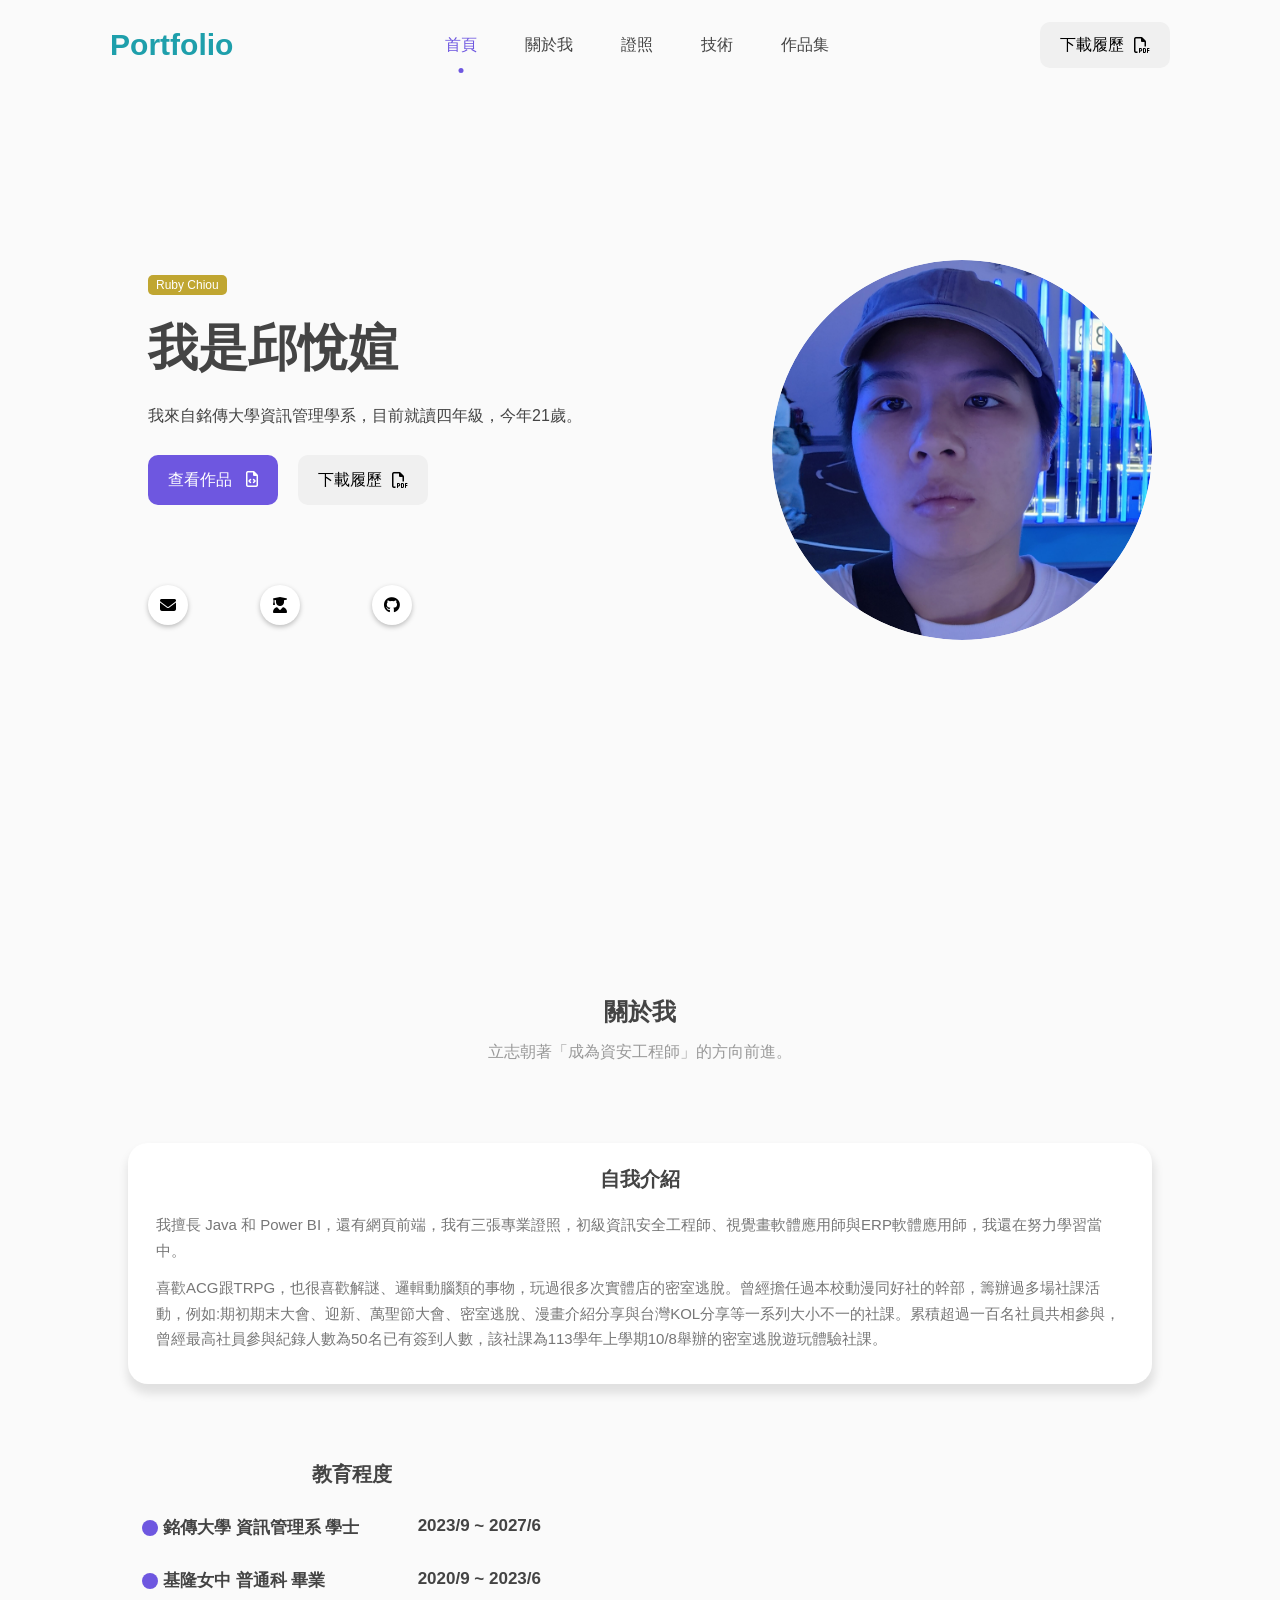
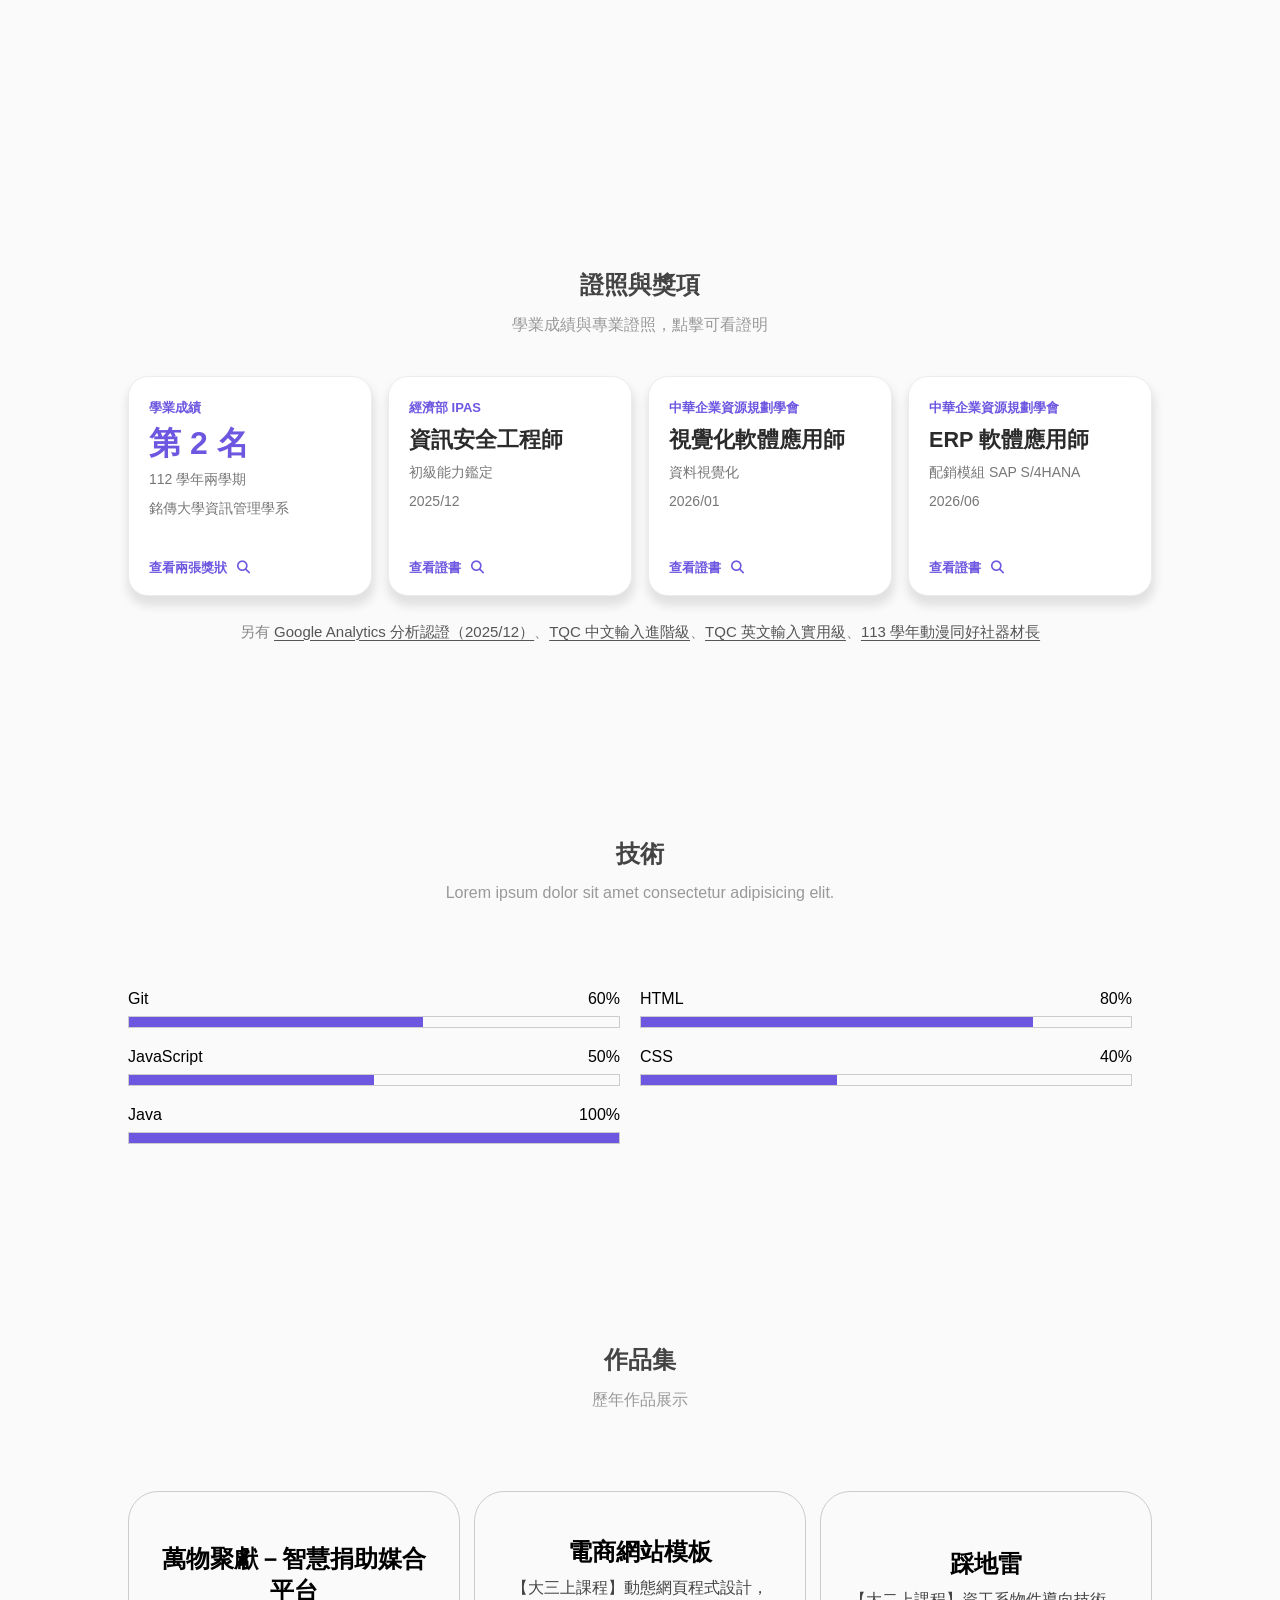
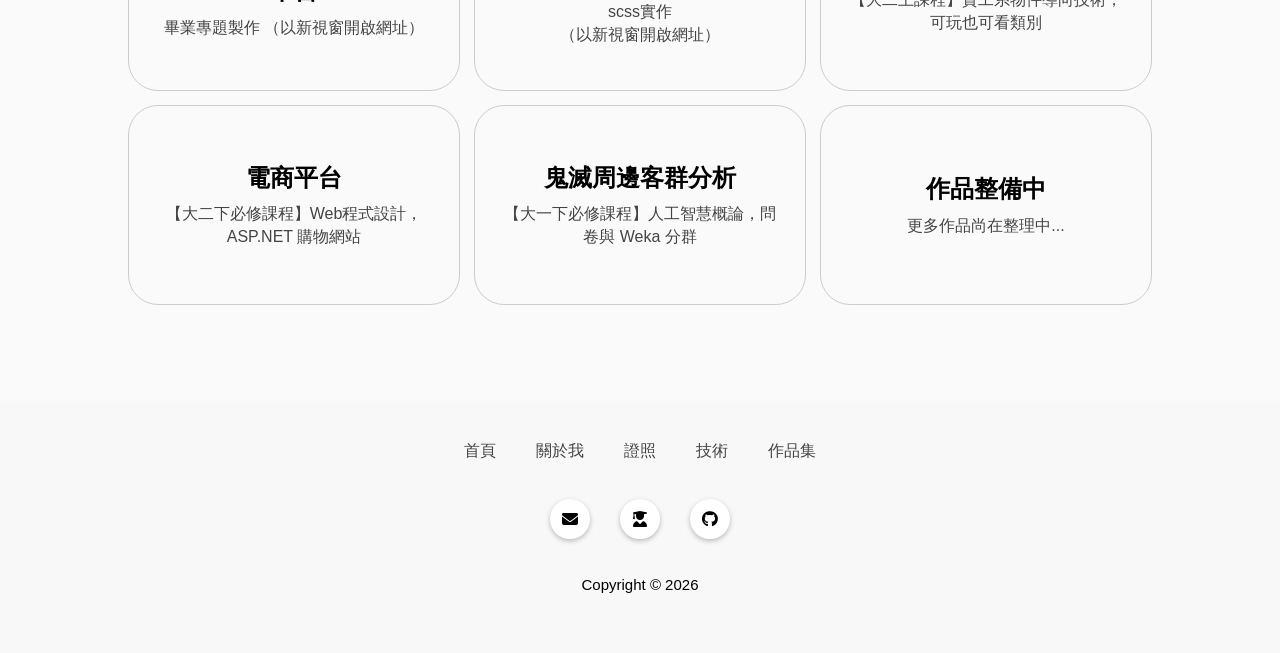
<file: src/index.html>
<!doctype html>
<html lang="en">
  <head>
    <meta charset="UTF-8" />
    <meta name="viewport" content="width=device-width, initial-scale=1.0" />
    <title>邱悅媗個人網站</title>
    <link rel="stylesheet" href="style.min.css?v=22" />
    <link rel="stylesheet" href="https://cdnjs.cloudflare.com/ajax/libs/font-awesome/6.6.0/css/all.min.css" />
  </head>

  <body>
    <section>
      <header>
        <div class="container">
          <div>
            <div class="left">
              <p class="nav-name">Portfolio</p>
            </div>

            <div class="center">
              <nav>
                <a href="#home" class="active">首頁</a>
                <a href="#about">關於我</a>
                <a href="#awards">證照</a>
                <a href="#skills">技術</a>
                <a href="#contact">作品集</a>
              </nav>
            </div>

            <div class="button">
              <a class="btn" href="./assets/邱悅媗履歷.pdf" download="邱悅媗履歷.pdf">下載履歷 <i class="fa-regular fa-file-pdf"></i></a>
            </div>
          </div>
        </div>
      </header>

      <main class="wrapper">
        <div id="home" class="home">
          <div class="text">
            <span>Ruby Chiou</span>
            <div class="featured-name">
              <p>我是邱悅媗</p>
            </div>
            <strong>我來自銘傳大學資訊管理學系，目前就讀四年級，今年21歲。</strong>
            <div class="button">
              <a class="blue-btn" href="#contact">查看作品 <i class="fa-regular fa-file-code"></i></a>
              <a class="btn" href="./assets/邱悅媗履歷.pdf" download="邱悅媗履歷.pdf">下載履歷 <i class="fa-regular fa-file-pdf"></i></a>
            </div>
            <div class="icons">
              <a
                class="icon"
                href="https://mail.google.com/mail/?view=cm&amp;fs=1&amp;to=12130906@me.mcu.edu.tw"
                target="_blank"
                rel="noopener noreferrer"
                aria-label="用 Gmail 寄信給邱悅媗"
              >
                <i class="fa-solid fa-envelope"></i>
                <span>12130906@me.mcu.edu.tw</span>
              </a>
              <a class="icon" href="./assets/images/ProofofEnrollment.jpg" target="_blank" rel="noopener noreferrer" aria-label="在學證明">
                <i class="fa-solid fa-user-graduate"></i>
                <span>學業證明（在學中）</span>
              </a>
              <a class="icon" href="https://github.com/Ruby-Chiou" target="_blank" rel="noopener noreferrer" aria-label="GitHub">
                <i class="fa-brands fa-github"></i>
                <span>Github個人雲端程式庫</span>
              </a>
            </div>
          </div>
          <div class="image">
            <div class="avatar" aria-label="邱悅媗大頭照，會在兩張照片間旋轉切換">
              <div class="avatar-spin">
                <img class="face front" src="./assets/images/IMG_20261003_111622_MP.jpg" alt="邱悅媗" />
                <img class="face back" src="./assets/images/784SE5cc.jpeg" alt="邱悅媗私人頭像" />
              </div>
            </div>
          </div>
        </div>
        <div id="about" class="page">
          <div class="title">
            <h1>關於我</h1>
            <strong>立志朝著「成為資安工程師」的方向前進。</strong>
          </div>
          <div class="content">
            <div class="introduce">
              <div class="card">
                <h3>自我介紹</h3>
                <div>
                  <p>
                    我擅長 Java 和 Power
                    BI，還有網頁前端，我有三張專業證照，初級資訊安全工程師、視覺畫軟體應用師與ERP軟體應用師，我還在努力學習當中。
                  </p>
                  <p>
                    喜歡ACG跟TRPG，也很喜歡解謎、邏輯動腦類的事物，玩過很多次實體店的密室逃脫。曾經擔任過本校動漫同好社的幹部，籌辦過多場社課活動，例如:期初期末大會、迎新、萬聖節大會、密室逃脫、漫畫介紹分享與台灣KOL分享等一系列大小不一的社課。累積超過一百名社員共相參與，曾經最高社員參與紀錄人數為50名已有簽到人數，該社課為113學年上學期10/8舉辦的密室逃脫遊玩體驗社課。
                  </p>
                </div>
              </div>
            </div>
            <div class="education">
              <h3>教育程度</h3>
              <div class="resume-item">
                <strong>銘傳大學 資訊管理系 學士</strong>
                <strong>2023/9 ~ 2027/6</strong>
              </div>

              <div class="resume-item">
                <strong>基隆女中 普通科 畢業</strong>
                <strong>2020/9 ~ 2023/6</strong>
              </div>
            </div>
          </div>
        </div>
        <div id="awards" class="page">
          <div class="title">
            <h1>證照與獎項</h1>
            <strong>學業成績與專業證照，點擊可看證明</strong>
          </div>
          <div class="award-grid">
            <button
              class="award-card"
              type="button"
              data-cert-images="./assets/awards/rank-112-1.jpg|./assets/awards/rank-112-2.jpg"
              data-cert-captions="112 學年第 1 學期，學業成績全班第 2|112 學年第 2 學期，學業成績全班第 2"
            >
              <span class="award-kicker">學業成績</span>
              <strong class="award-rank">第 2 名</strong>
              <span class="award-meta">112 學年兩學期</span>
              <span class="award-org">銘傳大學資訊管理學系</span>
              <span class="award-open">查看兩張獎狀 <i class="fa-solid fa-magnifying-glass"></i></span>
            </button>
            <button
              class="award-card"
              type="button"
              data-cert-images="./assets/awards/ipas.jpg"
              data-cert-captions="經濟部 IPAS 資訊安全工程師，初級，2025/12"
            >
              <span class="award-kicker">經濟部 IPAS</span>
              <strong>資訊安全工程師</strong>
              <span class="award-meta">初級能力鑑定</span>
              <span class="award-org">2025/12</span>
              <span class="award-open">查看證書 <i class="fa-solid fa-magnifying-glass"></i></span>
            </button>
            <button
              class="award-card"
              type="button"
              data-cert-images="./assets/awards/data-viz.jpg"
              data-cert-captions="中華企業資源規劃學會，視覺化軟體應用師，2026/01"
            >
              <span class="award-kicker">中華企業資源規劃學會</span>
              <strong>視覺化軟體應用師</strong>
              <span class="award-meta">資料視覺化</span>
              <span class="award-org">2026/01</span>
              <span class="award-open">查看證書 <i class="fa-solid fa-magnifying-glass"></i></span>
            </button>
            <button
              class="award-card"
              type="button"
              data-cert-images="./assets/awards/erp-sap.jpg"
              data-cert-captions="中華企業資源規劃學會，ERP 配銷模組 SAP S/4HANA，2026/06"
            >
              <span class="award-kicker">中華企業資源規劃學會</span>
              <strong>ERP 軟體應用師</strong>
              <span class="award-meta">配銷模組 SAP S/4HANA</span>
              <span class="award-org">2026/06</span>
              <span class="award-open">查看證書 <i class="fa-solid fa-magnifying-glass"></i></span>
            </button>
          </div>
          <p class="award-more">
            另有
            <button
              type="button"
              data-cert-images="./assets/awards/google-analytics.jpg"
              data-cert-captions="Google Analytics 分析認證，2025/12"
            >
              Google Analytics 分析認證（2025/12）</button
            >、<button type="button" data-cert-images="./assets/awards/tqc-chinese.jpg" data-cert-captions="TQC 中文輸入進階級">
              TQC 中文輸入進階級</button
            >、<button
              type="button"
              data-cert-images="./assets/awards/tqc-english.jpg"
              data-cert-captions="TQC 英文輸入實用級，20 words/min，2025/10/19"
            >
              TQC 英文輸入實用級</button
            >、<button type="button" data-cert-images="./assets/awards/club.jpg" data-cert-captions="113 學年桃園校區動漫同好社器材長">
              113 學年動漫同好社器材長
            </button>
          </p>
        </div>
        <div id="skills" class="page">
          <div class="title">
            <h1>技術</h1>
            <strong>Lorem ipsum dolor sit amet consectetur adipisicing elit.</strong>
          </div>
          <div class="skills">
            <div class="item">
              <span class="skill">
                <span>Git</span>
                <span>60%</span>
              </span>
              <div class="progress">
                <div class="progress-bar" style="width: 60%"></div>
              </div>
            </div>

            <div class="item">
              <span class="skill">
                <span>HTML</span>
                <span>80%</span>
              </span>
              <div class="progress">
                <div class="progress-bar" style="width: 80%"></div>
              </div>
            </div>

            <div class="item">
              <span class="skill">
                <span>JavaScript</span>
                <span>50%</span>
              </span>
              <div class="progress">
                <div class="progress-bar" style="width: 50%"></div>
              </div>
            </div>

            <div class="item">
              <span class="skill">
                <span>CSS</span>
                <span>40%</span>
              </span>
              <div class="progress">
                <div class="progress-bar" style="width: 40%"></div>
              </div>
            </div>

            <div class="item">
              <span class="skill">
                <span>Java</span>
                <span>100%</span>
              </span>
              <div class="progress">
                <div class="progress-bar" style="width: 100%"></div>
              </div>
            </div>
          </div>
        </div>
        <div id="contact" class="page">
          <div class="title">
            <h1>作品集</h1>
            <strong>歷年作品展示</strong>
          </div>
          <div class="grid">
            <div class="item">
              <a href="https://ruby-chiou.github.io/mcu-115-22-Donation-Matching/" target="_blank" rel="noopener noreferrer">
                <h4>萬物聚獻－智慧捐助媒合平台</h4>
                <strong>畢業專題製作 （以新視窗開啟網址）</strong>
                <i class="fa-solid fa-magnifying-glass"></i>
              </a>
            </div>

            <div class="item">
              <a href="https://ruby-chiou.github.io/mcu-114-1-web-12130906/" target="_blank" rel="noopener noreferrer">
                <h4>電商網站模板</h4>
                <strong
                  >【大三上課程】動態網頁程式設計，scss實作
                  <br />
                  （以新視窗開啟網址）</strong
                >
                <i class="fa-solid fa-magnifying-glass"></i>
              </a>
            </div>

            <div class="item">
              <a href="./minesweeper/minesweeper.html">
                <h4>踩地雷</h4>
                <strong>【大二上課程】資工系物件導向技術，可玩也可看類別</strong>
                <i class="fa-solid fa-magnifying-glass"></i>
              </a>
            </div>

            <div class="item">
              <a href="./ecweb/index.html">
                <h4>電商平台</h4>
                <strong>【大二下必修課程】Web程式設計，ASP.NET 購物網站</strong>
                <i class="fa-solid fa-magnifying-glass"></i>
              </a>
            </div>

            <div class="item">
              <a href="./kimetsu/index.html">
                <h4>鬼滅周邊客群分析</h4>
                <strong>【大一下必修課程】人工智慧概論，問卷與 Weka 分群</strong>
                <i class="fa-solid fa-magnifying-glass"></i>
              </a>
            </div>

            <div class="item">
              <h4>作品整備中</h4>
              <strong>更多作品尚在整理中...</strong>
              <!-- <i class="fa-solid fa-magnifying-glass"></i> -->
            </div>
          </div>
        </div>
      </main>

      <footer>
        <nav>
          <a href="#home">首頁</a>
          <a href="#about">關於我</a>
          <a href="#awards">證照</a>
          <a href="#skills">技術</a>
          <a href="#contact">作品集</a>
        </nav>
        <div class="icons">
          <div class="icons">
            <a
              class="icon"
              href="https://mail.google.com/mail/?view=cm&amp;fs=1&amp;to=12130906@me.mcu.edu.tw"
              target="_blank"
              rel="noopener noreferrer"
              aria-label="用 Gmail 寄信給邱悅媗"
            >
              <i class="fa-solid fa-envelope"></i>
            </a>

            <a class="icon" href="./assets/images/ProofofEnrollment.jpg" target="_blank" rel="noopener noreferrer" aria-label="在學證明">
              <i class="fa-solid fa-user-graduate"></i>
            </a>
            <a class="icon" href="https://github.com/Ruby-Chiou" target="_blank" rel="noopener noreferrer" aria-label="GitHub">
              <i class="fa-brands fa-github"></i>
            </a>
          </div>
        </div>
        <div class="copy-right">Copyright &copy; 2026</div>
      </footer>
    </section>
    <div class="cert-lightbox" role="dialog" aria-modal="true" aria-label="證明文件">
      <button class="cert-close" type="button" aria-label="關閉">&times;</button>
      <figure>
        <div class="cert-stage">
          <button class="cert-nav prev" type="button" aria-label="上一張" hidden>&lsaquo;</button>
          <img alt="" />
          <button class="cert-nav next" type="button" aria-label="下一張" hidden>&rsaquo;</button>
        </div>
        <figcaption></figcaption>
      </figure>
    </div>
    <script src="./main.js"></script>
    <!-- 追蹤定位點移動 -->
  </body>
</html>
</file>
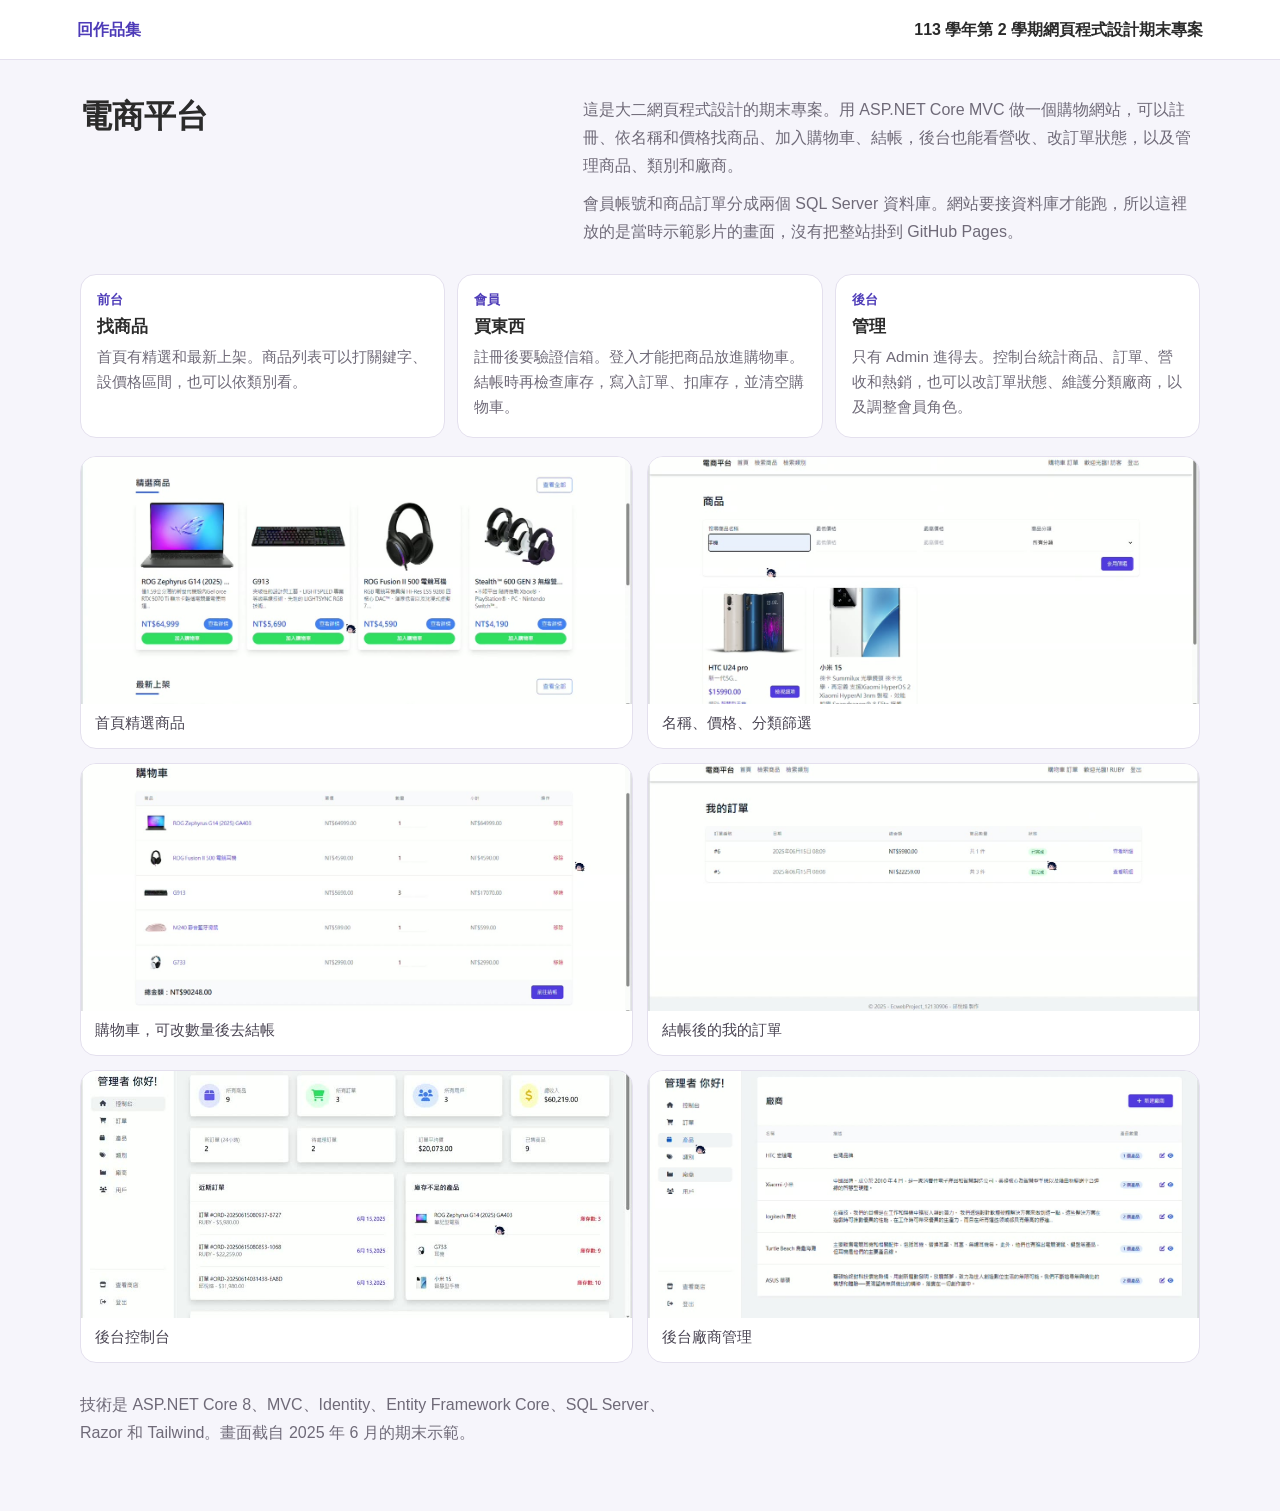
<file: src/ecweb/index.html>
<!doctype html>
<html lang="zh-Hant">
  <head>
    <meta charset="UTF-8" />
    <meta name="viewport" content="width=device-width, initial-scale=1.0" />
    <title>電商平台｜邱悅媗</title>
    <link rel="stylesheet" href="../style.min.css?v=19" />
  </head>
  <body class="ecweb">
    <header class="top">
      <a href="../index.html#contact">回作品集</a>
      <strong>113 學年第 2 學期網頁程式設計期末專案</strong>
    </header>
    <main class="page">
      <section class="intro">
        <div class="intro-head">
          <h1>電商平台</h1>
          <div class="lede">
            <p>
              這是大二網頁程式設計的期末專案。用 ASP.NET Core MVC 做一個購物網站，可以註冊、依名稱和價格找商品、加入購物車、結帳，後台也能看營收、改訂單狀態，以及管理商品、類別和廠商。
            </p>
            <p>
              會員帳號和商品訂單分成兩個 SQL Server 資料庫。網站要接資料庫才能跑，所以這裡放的是當時示範影片的畫面，沒有把整站掛到 GitHub Pages。
            </p>
          </div>
        </div>
      </section>

      <section class="flow" aria-label="網站可以做的事">
        <article>
          <span>前台</span>
          <h2>找商品</h2>
          <p>首頁有精選和最新上架。商品列表可以打關鍵字、設價格區間，也可以依類別看。</p>
        </article>
        <article>
          <span>會員</span>
          <h2>買東西</h2>
          <p>註冊後要驗證信箱。登入才能把商品放進購物車。結帳時再檢查庫存，寫入訂單、扣庫存，並清空購物車。</p>
        </article>
        <article>
          <span>後台</span>
          <h2>管理</h2>
          <p>只有 Admin 進得去。控制台統計商品、訂單、營收和熱銷，也可以改訂單狀態、維護分類廠商，以及調整會員角色。</p>
        </article>
      </section>

      <section class="shots" aria-label="示範畫面">
        <button class="shot" type="button">
          <img src="../assets/ecweb/home.jpg" alt="首頁精選商品，有筆電、鍵盤和耳機" />
          <span>首頁精選商品</span>
        </button>
        <button class="shot" type="button">
          <img src="../assets/ecweb/catalog.jpg" alt="商品列表，可以用名稱、價格和分類篩選" />
          <span>名稱、價格、分類篩選</span>
        </button>
        <button class="shot" type="button">
          <img src="../assets/ecweb/cart.jpg" alt="購物車列出商品、數量、小計和總金額" />
          <span>購物車，可改數量後去結帳</span>
        </button>
        <button class="shot" type="button">
          <img src="../assets/ecweb/orders.jpg" alt="我的訂單頁面，列出兩筆已完成的訂單" />
          <span>結帳後的我的訂單</span>
        </button>
        <button class="shot" type="button">
          <img src="../assets/ecweb/dashboard.jpg" alt="管理控制台，有商品數、訂單數、營收和近期訂單" />
          <span>後台控制台</span>
        </button>
        <button class="shot" type="button">
          <img src="../assets/ecweb/manufacturers.jpg" alt="後台廠商列表，可以新增、編輯和查看" />
          <span>後台廠商管理</span>
        </button>
      </section>

      <p class="note">
        技術是 ASP.NET Core 8、MVC、Identity、Entity Framework Core、SQL Server、Razor 和 Tailwind。畫面截自 2025 年 6 月的期末示範。
      </p>
    </main>

    <dialog id="viewer">
      <button class="close-shot" type="button" aria-label="關閉">&times;</button>
      <img alt="" />
      <p></p>
    </dialog>
    <script>
      (function () {
        let href = location.href.split("#")[0].split("?")[0];
        if (!href.endsWith("/")) {
          href = /\.[a-z0-9]+$/i.test(href) ? href.replace(/[^/]+$/, "") : href + "/";
        }
        const script = document.createElement("script");
        script.async = false;
        script.src = href + "ecweb.js";
        document.body.appendChild(script);
      })();
    </script>
  </body>
</html>
</file>
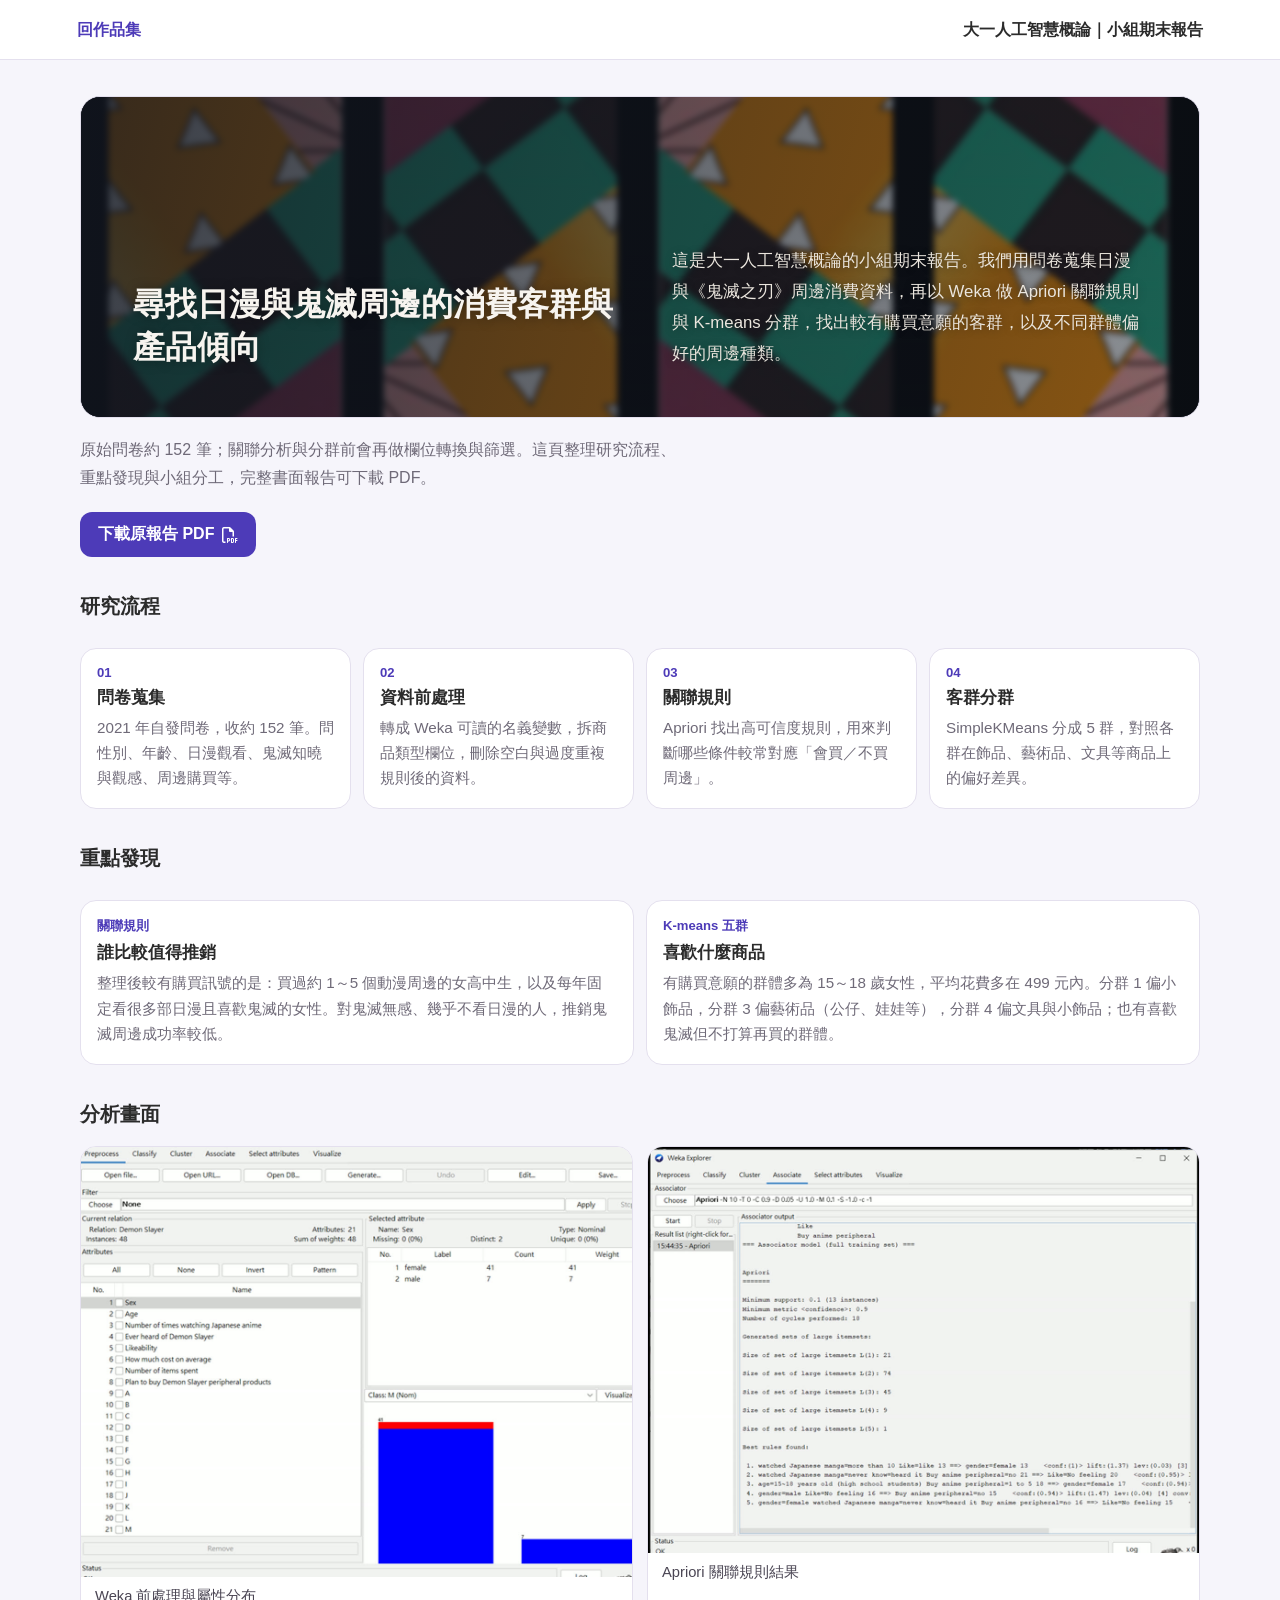
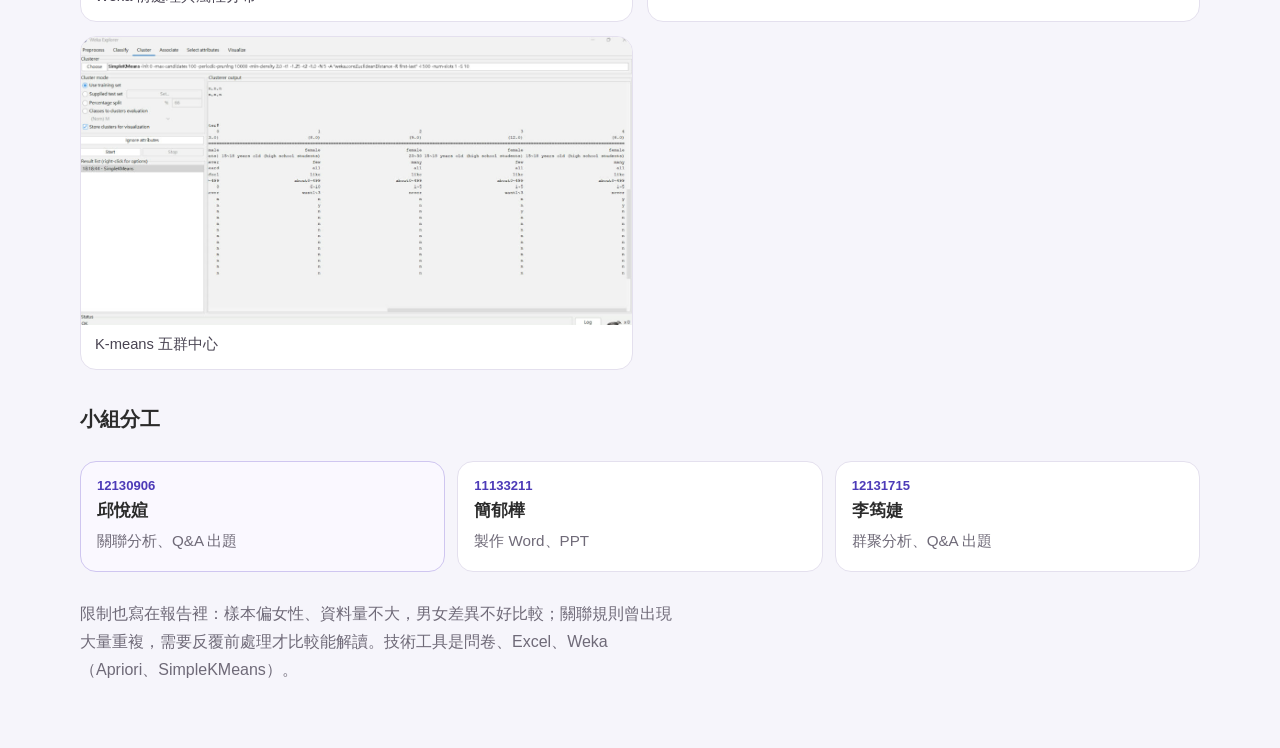
<file: src/kimetsu/index.html>
<!doctype html>
<html lang="zh-Hant">
  <head>
    <meta charset="UTF-8" />
    <meta name="viewport" content="width=device-width, initial-scale=1.0" />
    <title>日漫與鬼滅周邊客群分析｜邱悅媗</title>
    <link rel="stylesheet" href="../style.min.css?v=18" />
    <link rel="stylesheet" href="https://cdnjs.cloudflare.com/ajax/libs/font-awesome/6.6.0/css/all.min.css" />
  </head>
  <body class="kimetsu">
    <header class="top">
      <a href="../index.html#contact">回作品集</a>
      <strong>大一人工智慧概論｜小組期末報告</strong>
    </header>
    <main class="page">
      <section class="intro">
        <div class="hero">
          <img class="hero-bg" src="../assets/kimetsu/cover.jpg" alt="" aria-hidden="true" />
          <div class="hero-copy">
            <h1>尋找日漫與鬼滅周邊的消費客群與產品傾向</h1>
            <p>
              這是大一人工智慧概論的小組期末報告。我們用問卷蒐集日漫與《鬼滅之刃》周邊消費資料，再以 Weka 做 Apriori
              關聯規則與 K-means 分群，找出較有購買意願的客群，以及不同群體偏好的周邊種類。
            </p>
          </div>
        </div>
        <p>
          原始問卷約 152 筆；關聯分析與分群前會再做欄位轉換與篩選。這頁整理研究流程、重點發現與小組分工，完整書面報告可下載 PDF。
        </p>
        <div class="actions">
          <a class="download" href="../assets/kimetsu/report.pdf" download="尋找日漫與鬼滅周邊的消費客群與產品傾向.pdf">
            下載原報告 PDF <i class="fa-regular fa-file-pdf"></i>
          </a>
        </div>
      </section>

      <h2 class="section-title">研究流程</h2>
      <section class="flow" aria-label="研究流程">
        <article>
          <span>01</span>
          <h2>問卷蒐集</h2>
          <p>2021 年自發問卷，收約 152 筆。問性別、年齡、日漫觀看、鬼滅知曉與觀感、周邊購買等。</p>
        </article>
        <article>
          <span>02</span>
          <h2>資料前處理</h2>
          <p>轉成 Weka 可讀的名義變數，拆商品類型欄位，刪除空白與過度重複規則後的資料。</p>
        </article>
        <article>
          <span>03</span>
          <h2>關聯規則</h2>
          <p>Apriori 找出高可信度規則，用來判斷哪些條件較常對應「會買／不買周邊」。</p>
        </article>
        <article>
          <span>04</span>
          <h2>客群分群</h2>
          <p>SimpleKMeans 分成 5 群，對照各群在飾品、藝術品、文具等商品上的偏好差異。</p>
        </article>
      </section>

      <h2 class="section-title">重點發現</h2>
      <section class="findings" aria-label="重點發現">
        <article>
          <span>關聯規則</span>
          <h2>誰比較值得推銷</h2>
          <p>
            整理後較有購買訊號的是：買過約 1～5 個動漫周邊的女高中生，以及每年固定看很多部日漫且喜歡鬼滅的女性。對鬼滅無感、幾乎不看日漫的人，推銷鬼滅周邊成功率較低。
          </p>
        </article>
        <article>
          <span>K-means 五群</span>
          <h2>喜歡什麼商品</h2>
          <p>
            有購買意願的群體多為 15～18 歲女性，平均花費多在 499 元內。分群 1 偏小飾品，分群 3 偏藝術品（公仔、娃娃等），分群 4 偏文具與小飾品；也有喜歡鬼滅但不打算再買的群體。
          </p>
        </article>
      </section>

      <h2 class="section-title">分析畫面</h2>
      <section class="shots" aria-label="分析畫面">
        <button class="shot" type="button">
          <img src="../assets/kimetsu/weka-data.jpg" alt="Weka 前處理畫面，顯示屬性與性別分布" />
          <span>Weka 前處理與屬性分布</span>
        </button>
        <button class="shot" type="button">
          <img src="../assets/kimetsu/apriori.jpg" alt="Weka Apriori 關聯規則輸出" />
          <span>Apriori 關聯規則結果</span>
        </button>
        <button class="shot" type="button">
          <img src="../assets/kimetsu/kmeans.jpg" alt="Weka SimpleKMeans 五群中心結果" />
          <span>K-means 五群中心</span>
        </button>
      </section>

      <h2 class="section-title">小組分工</h2>
      <section class="team" aria-label="小組分工">
        <article class="mine">
          <span>12130906</span>
          <h2>邱悅媗</h2>
          <p>關聯分析、Q&amp;A 出題</p>
        </article>
        <article>
          <span>11133211</span>
          <h2>簡郁樺</h2>
          <p>製作 Word、PPT</p>
        </article>
        <article>
          <span>12131715</span>
          <h2>李筠婕</h2>
          <p>群聚分析、Q&amp;A 出題</p>
        </article>
      </section>

      <p class="note">
        限制也寫在報告裡：樣本偏女性、資料量不大，男女差異不好比較；關聯規則曾出現大量重複，需要反覆前處理才比較能解讀。技術工具是問卷、Excel、Weka（Apriori、SimpleKMeans）。
      </p>
    </main>

    <dialog id="viewer">
      <button class="close-shot" type="button" aria-label="關閉">&times;</button>
      <img alt="" />
      <p></p>
    </dialog>
    <script>
      (function () {
        let href = location.href.split("#")[0].split("?")[0];
        if (!href.endsWith("/")) {
          href = /\.[a-z0-9]+$/i.test(href) ? href.replace(/[^/]+$/, "") : href + "/";
        }
        const script = document.createElement("script");
        script.async = false;
        script.src = href + "kimetsu.js";
        document.body.appendChild(script);
      })();
    </script>
  </body>
</html>
</file>
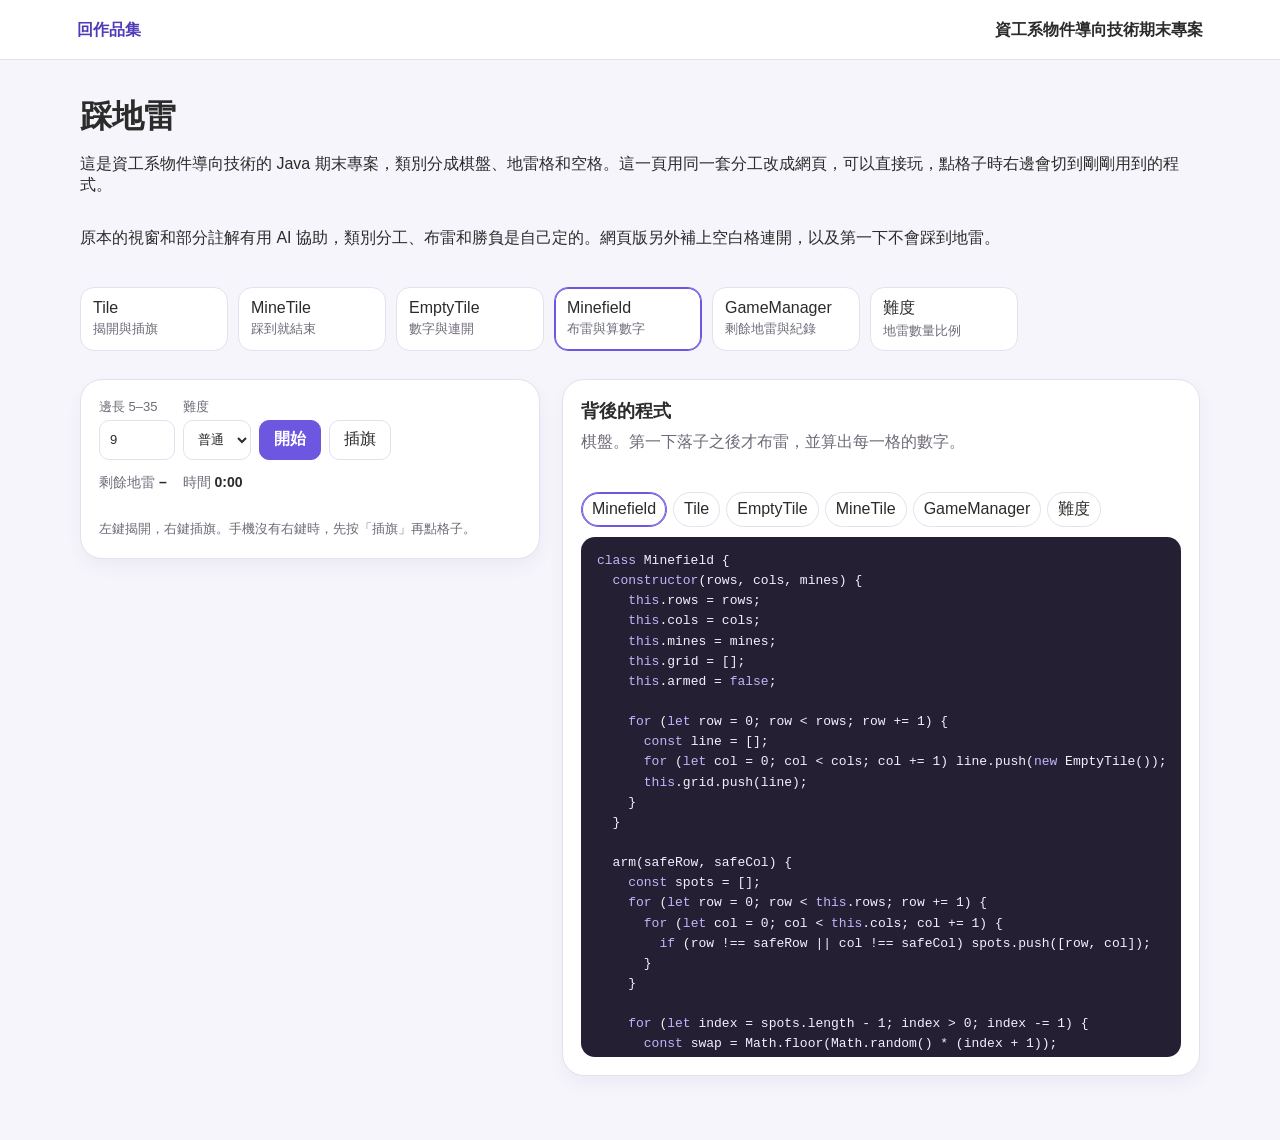
<file: src/minesweeper.html>
<!DOCTYPE html>
<html lang="zh-Hant">
  <head>
    <meta charset="UTF-8" />
    <meta name="viewport" content="width=device-width, initial-scale=1.0" />
    <title>踩地雷｜邱悅媗</title>
    <link rel="stylesheet" href="style.min.css?v=4" />
  </head>
  <body class="mine">
    <header class="top">
      <a href="./index.html#contact">回作品集</a>
      <strong>資工系物件導向技術期末專案</strong>
    </header>
    <main class="page">
      <section class="intro">
        <h1>踩地雷</h1>
        <p>
          這是資工系物件導向技術的 Java 期末專案，類別分成棋盤、地雷格和空格。這一頁用同一套分工改成網頁，可以直接玩，點格子時右邊會切到剛剛用到的程式。
        </p>
        <p>
          原本的視窗和部分註解有用 AI 協助，類別分工、布雷和勝負是自己定的。網頁版另外補上空白格連開，以及第一下不會踩到地雷。
        </p>
        <div class="roles">
          <button type="button" data-class="Tile">Tile<span>揭開與插旗</span></button>
          <button type="button" data-class="MineTile">MineTile<span>踩到就結束</span></button>
          <button type="button" data-class="EmptyTile">EmptyTile<span>數字與連開</span></button>
          <button type="button" data-class="Minefield" class="is-active">Minefield<span>布雷與算數字</span></button>
          <button type="button" data-class="GameManager">GameManager<span>剩餘地雷與紀錄</span></button>
          <button type="button" data-class="calculateMines">難度<span>地雷數量比例</span></button>
        </div>
      </section>

      <div class="stage">
        <section class="panel play">
          <div class="controls">
            <label>邊長 5–35<input id="size" type="number" min="5" max="35" value="9" /></label>
            <label>
              難度
              <select id="difficulty">
                <option value="Easy">簡單</option>
                <option value="Medium" selected>普通</option>
                <option value="Hard">困難</option>
                <option value="Extreme">極難</option>
                <option value="Insane">地獄</option>
              </select>
            </label>
            <button id="start" type="button">開始</button>
            <button id="flagMode" type="button" data-on="false" aria-pressed="false">插旗</button>
          </div>
          <div class="status">
            <span>剩餘地雷 <strong id="minesLeft">–</strong></span>
            <span>時間 <strong id="elapsed">0:00</strong></span>
          </div>
          <p id="banner" class="banner" hidden></p>
          <div class="board-wrap">
            <div id="board" class="board" aria-label="踩地雷棋盤"></div>
          </div>
          <p class="hint">左鍵揭開，右鍵插旗。手機沒有右鍵時，先按「插旗」再點格子。</p>
          <ol id="history" class="history" hidden></ol>
        </section>

        <section class="panel code">
          <h2>背後的程式</h2>
          <p id="trace">按下開始後，會先依地圖大小和難度決定地雷數。第一下落子才真正布雷。</p>
          <div class="tabs">
            <button class="tab is-active" type="button" data-class="Minefield">Minefield</button>
            <button class="tab" type="button" data-class="Tile">Tile</button>
            <button class="tab" type="button" data-class="EmptyTile">EmptyTile</button>
            <button class="tab" type="button" data-class="MineTile">MineTile</button>
            <button class="tab" type="button" data-class="GameManager">GameManager</button>
            <button class="tab" type="button" data-class="calculateMines">難度</button>
          </div>
          <pre><code id="codeView">讀取程式中…</code></pre>
        </section>
      </div>
    </main>
    <script src="./minesweeper.js"></script>
  </body>
</html>
</file>
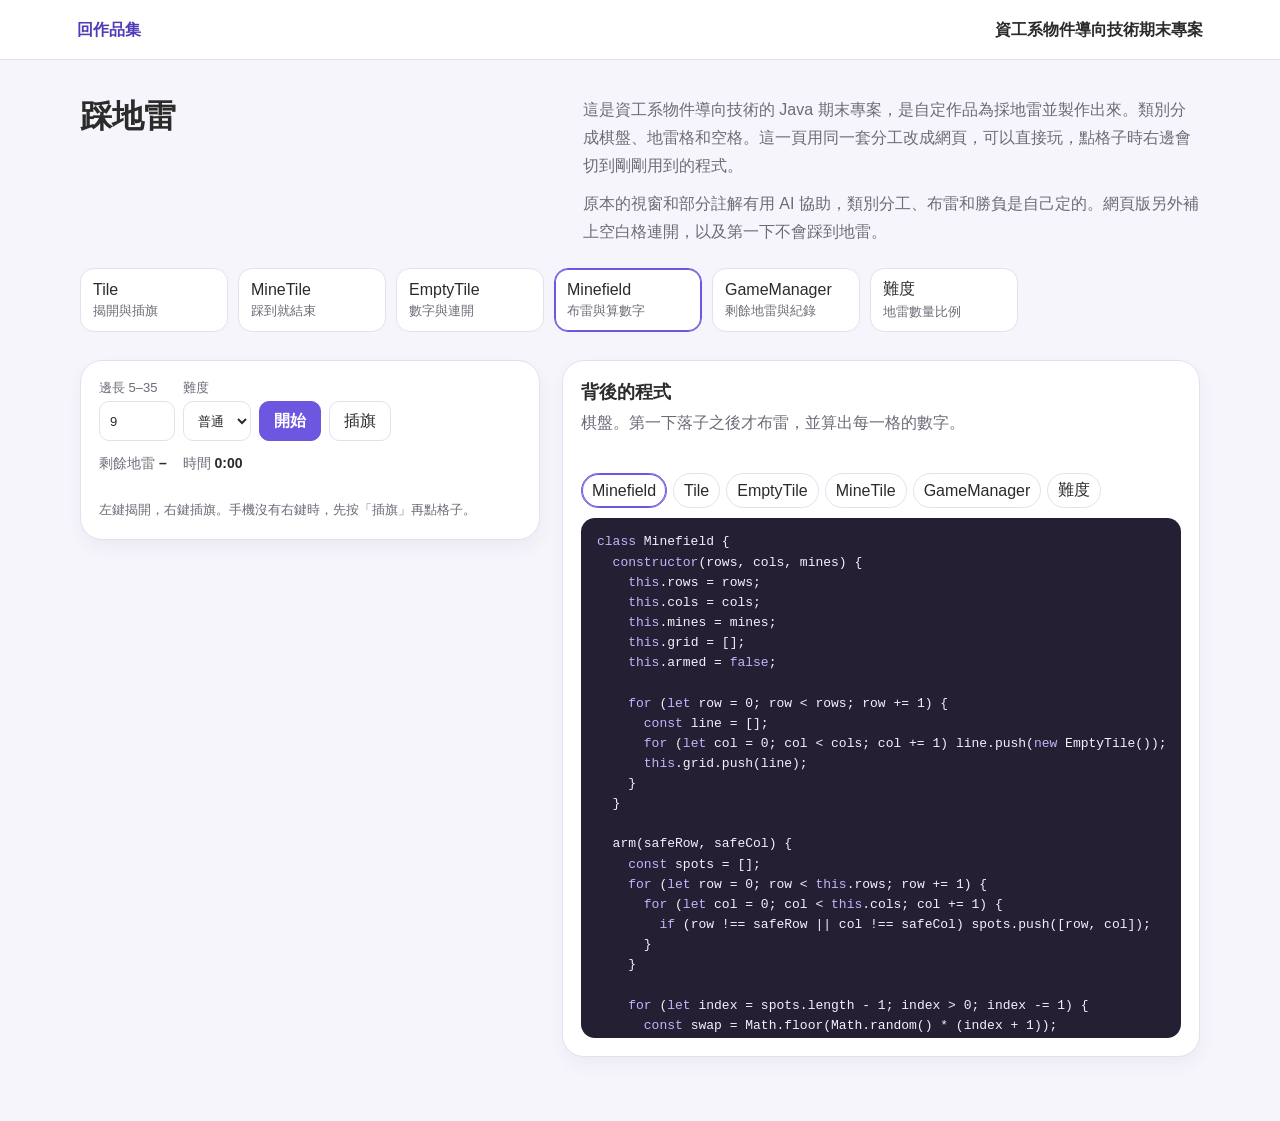
<file: src/minesweeper/minesweeper.html>
<!doctype html>
<html lang="zh-Hant">
  <head>
    <meta charset="UTF-8" />
    <meta name="viewport" content="width=device-width, initial-scale=1.0" />
    <title>踩地雷｜邱悅媗</title>
    <link rel="stylesheet" href="../style.min.css?v=19" />
  </head>
  <body class="mine">
    <header class="top">
      <a href="../index.html#contact">回作品集</a>
      <strong>資工系物件導向技術期末專案</strong>
    </header>
    <main class="page">
      <section class="intro">
        <div class="intro-head">
          <h1>踩地雷</h1>
          <div class="lede">
            <p>
              這是資工系物件導向技術的 Java
              期末專案，是自定作品為採地雷並製作出來。類別分成棋盤、地雷格和空格。這一頁用同一套分工改成網頁，可以直接玩，點格子時右邊會切到剛剛用到的程式。
            </p>
            <p>原本的視窗和部分註解有用 AI 協助，類別分工、布雷和勝負是自己定的。網頁版另外補上空白格連開，以及第一下不會踩到地雷。</p>
          </div>
        </div>
        <div class="roles">
          <button type="button" data-class="Tile">Tile<span>揭開與插旗</span></button>
          <button type="button" data-class="MineTile">MineTile<span>踩到就結束</span></button>
          <button type="button" data-class="EmptyTile">EmptyTile<span>數字與連開</span></button>
          <button type="button" data-class="Minefield" class="is-active">Minefield<span>布雷與算數字</span></button>
          <button type="button" data-class="GameManager">GameManager<span>剩餘地雷與紀錄</span></button>
          <button type="button" data-class="calculateMines">難度<span>地雷數量比例</span></button>
        </div>
      </section>

      <div class="stage">
        <section class="panel play">
          <div class="controls">
            <label>邊長 5–35<input id="size" type="number" min="5" max="35" value="9" /></label>
            <label>
              難度
              <select id="difficulty">
                <option value="Easy">簡單</option>
                <option value="Medium" selected>普通</option>
                <option value="Hard">困難</option>
                <option value="Extreme">極難</option>
                <option value="Insane">地獄</option>
              </select>
            </label>
            <button id="start" type="button">開始</button>
            <button id="flagMode" type="button" data-on="false" aria-pressed="false">插旗</button>
          </div>
          <div class="status">
            <span>剩餘地雷 <strong id="minesLeft">–</strong></span>
            <span>時間 <strong id="elapsed">0:00</strong></span>
          </div>
          <p id="banner" class="banner" hidden></p>
          <div class="board-wrap">
            <div id="board" class="board" aria-label="踩地雷棋盤"></div>
          </div>
          <p class="hint">左鍵揭開，右鍵插旗。手機沒有右鍵時，先按「插旗」再點格子。</p>
          <ol id="history" class="history" hidden></ol>
        </section>

        <section class="panel code">
          <h2>背後的程式</h2>
          <p id="trace">按下開始後，會先依地圖大小和難度決定地雷數。第一下落子才真正布雷。</p>
          <div class="tabs">
            <button class="tab is-active" type="button" data-class="Minefield">Minefield</button>
            <button class="tab" type="button" data-class="Tile">Tile</button>
            <button class="tab" type="button" data-class="EmptyTile">EmptyTile</button>
            <button class="tab" type="button" data-class="MineTile">MineTile</button>
            <button class="tab" type="button" data-class="GameManager">GameManager</button>
            <button class="tab" type="button" data-class="calculateMines">難度</button>
          </div>
          <pre><code id="codeView">讀取程式中…</code></pre>
        </section>
      </div>
    </main>
    <script src="./minesweeper.js"></script>
  </body>
</html>
</file>
<file: src/style.min.css>
section{display:flex;flex-direction:column;width:100%}section div.container{width:100%;margin:0 auto;position:relative;box-sizing:border-box}section div.container>div{display:flex;align-items:center}section main.wrapper{width:100%;margin:0 auto;box-sizing:border-box;padding-inline:10vw}section main.wrapper>div.home{height:100vh}section main.wrapper>div.page{padding-block:6em}section main.wrapper>div.page.title{margin-top:1rem;margin-bottom:6rem}section main.wrapper>div.page.title h2{margin:0;margin-bottom:.5rem}:root{--first-color: #6e57e0;--first-color-hover: #285bd4;--second-color: #00c9ff;--border-color: #ccc;--body-color: #fafafa;--white-color: #fff;--primary-text-color: #444444;--first-shadow-color: rgba(0, 0, 0, 0.1)}:root{--header-height-large: 90px;--header-height-small: 70px;--header-height: 90px;--header-shadow: none;--shadow-opacity: 0;--center-display: flex;--button-display: flex;--feature-size: 50px;--img-size: 380px;--img-justify: right;--img-order: 0;--home-direction: row;--home-width: 50%;--home-margin-top: 0;--home-text-padding-left: 20px;--home-text-align: left;--home-min-height: 10vh;--icons-margin-top: 5em;--home-gap: 0;--about-padding: 28px 28px 32px;--about-flex-direction: row;--about-content-max: 1120px;--about-introduce-width: 36rem;--about-education-width: 28rem;--about-content-justify: flex-start;--about-card-width: 100%;--about-item-direction: row;--award-columns: repeat(4, minmax(0, 1fr));--portfolio-columns: repeat(3, minmax(0, 1fr));--portfolio-gap: 14px;--portfolio-item-pad: 28px 24px;--lightbox-padding: 28px 76px;--lightbox-nav-left: 12px;--lightbox-nav-right: 12px;--mine-page-width: min(1120px, calc(100% - 8vw));--mine-page-pad: 36px 0 64px;--mine-top-direction: row;--mine-top-align: center;--mine-top-pad: 18px 6vw;--mine-brand-size: 1rem;--mine-brand-align: right;--mine-title-size: 2rem;--mine-stage-columns: minmax(280px, 460px) minmax(300px, 1fr);--mine-role-basis: 148px;--mine-role-grow: 0;--mine-cell: 36px;--mine-code-height: 520px;--mine-panel-pad: 18px;--mine-intro-columns: minmax(0, 0.9fr) minmax(0, 1.2fr);--mine-intro-gap: 20px 40px;--ec-page-width: min(1120px, calc(100% - 8vw));--ec-page-pad: 36px 0 64px;--ec-top-direction: row;--ec-top-align: center;--ec-top-pad: 18px 6vw;--ec-brand-size: 1rem;--ec-brand-align: right;--ec-title-size: 2rem;--ec-shot-columns: 1fr 1fr;--ec-flow-columns: repeat(3, minmax(0, 1fr));--ec-intro-columns: minmax(0, 0.9fr) minmax(0, 1.2fr);--ec-intro-gap: 20px 40px;--kz-page-width: min(1120px, calc(100% - 8vw));--kz-page-pad: 36px 0 64px;--kz-top-direction: row;--kz-top-align: center;--kz-top-pad: 18px 6vw;--kz-brand-size: 1rem;--kz-brand-align: right;--kz-title-size: 2rem;--kz-flow-columns: repeat(4, minmax(0, 1fr));--kz-find-columns: 1fr 1fr;--kz-team-columns: repeat(3, minmax(0, 1fr));--kz-shot-columns: 1fr 1fr;--kz-hero-min-height: 320px;--kz-hero-pad: 48px 52px;--kz-hero-columns: minmax(0, 1.05fr) minmax(0, 1fr);--kz-hero-gap: 28px 40px}@media(max-width: 1024px){:root{--img-size: 320px;--home-margin-top: 30px;--home-text-padding-left: 0;--about-padding: 28px 24px 32px;--about-flex-direction: column;--about-introduce-width: 100%;--about-education-width: 100%;--about-card-width: 100%;--award-columns: repeat(2, minmax(0, 1fr));--portfolio-columns: repeat(3, minmax(0, 1fr));--portfolio-item-pad: 26px 22px;--mine-page-width: min(1120px, calc(100% - 40px));--mine-stage-columns: minmax(240px, 1fr) minmax(260px, 1fr);--mine-cell: 32px;--mine-code-height: 440px;--mine-brand-size: 0.92rem;--mine-title-size: 1.8rem;--feature-size: 50px;--kz-flow-columns: 1fr 1fr;--kz-page-width: min(1120px, calc(100% - 40px))}}@media(max-width: 900px){:root{--center-display: none;--button-display: none;--img-size: 150px;--img-justify: center;--img-order: -1;--img-margin-top: 7.5em;--home-margin-top: 0;--home-direction: column;--home-width: 100%;--home-text-padding-left: 0px;--home-text-align: center;--home-min-height: 60vh;--icons-margin-top: 2em;--home-gap: 0;--home-text-align-items: center;--about-margin-top: 5rem;--about-padding: 30px 20px 50px 20px;--about-flex-direction: column;--about-introduce-width: 100%;--about-education-width: 100%;--about-content-justify: center;--about-card-width: 100%;--portfolio-columns: repeat(2, minmax(0, 1fr));--portfolio-gap: 12px;--portfolio-item-pad: 24px 20px;--mine-stage-columns: 1fr;--mine-top-pad: 16px 20px;--mine-page-pad: 24px 0 48px;--mine-page-width: calc(100% - 32px);--mine-cell: 30px;--ec-shot-columns: 1fr;--ec-flow-columns: 1fr;--ec-intro-columns: 1fr;--ec-intro-gap: 12px;--mine-intro-columns: 1fr;--mine-intro-gap: 12px;--ec-top-pad: 16px 20px;--ec-page-pad: 24px 0 48px;--ec-page-width: calc(100% - 32px);--ec-title-size: 1.8rem;--kz-top-pad: 16px 20px;--kz-page-pad: 24px 0 48px;--kz-page-width: calc(100% - 32px);--kz-title-size: 1.8rem;--kz-flow-columns: 1fr 1fr;--kz-find-columns: 1fr;--kz-team-columns: 1fr;--kz-shot-columns: 1fr;--kz-hero-min-height: 280px;--kz-hero-pad: 32px 28px;--kz-hero-columns: 1fr;--kz-hero-gap: 14px;--mine-code-height: 340px;--mine-role-basis: calc(50% - 10px);--mine-role-grow: 1;--mine-brand-size: 0.95rem}}@media(max-width: 540px){:root{--feature-size: 40px;--about-padding: 30px 20px 70px 20px;--about-card-width: 100%;--award-columns: 1fr;--portfolio-columns: 1fr;--portfolio-item-pad: 22px 18px;--lightbox-padding: 64px 16px 24px;--lightbox-nav-left: 8px;--lightbox-nav-right: 8px;--mine-title-size: 1.6rem;--mine-top-direction: column;--mine-top-align: flex-start;--mine-brand-align: left;--mine-brand-size: 0.92rem;--mine-cell: 28px;--mine-code-height: 260px;--mine-panel-pad: 14px;--mine-page-width: calc(100% - 24px);--mine-role-basis: calc(50% - 8px);--ec-title-size: 1.6rem;--ec-top-direction: column;--ec-top-align: flex-start;--ec-brand-align: left;--ec-brand-size: 0.92rem;--ec-page-width: calc(100% - 24px);--kz-title-size: 1.6rem;--kz-top-direction: column;--kz-top-align: flex-start;--kz-brand-align: left;--kz-brand-size: 0.92rem;--kz-page-width: calc(100% - 24px);--kz-flow-columns: 1fr;--kz-hero-min-height: 220px;--kz-hero-pad: 24px 20px;--about-item-direction: column}}header{height:var(--header-height);line-height:var(--header-height);background-color:var(--body-color);width:100%;padding-inline:8.6vw;box-sizing:border-box;display:flex;align-items:center;justify-content:space-between;position:fixed;top:0;transition:all .3s ease;z-index:100;box-shadow:var(--header-shadow, var(--first-shadow-color) 0px 1px 6px)}header::after{content:"";position:absolute;bottom:0;left:0;right:0;height:.5px;background:var(--first-shadow-color);opacity:var(--shadow-opacity, 0);transition:opacity .3s ease}header .nav-name{margin:0;padding:0;font-size:30px;font-weight:600;color:#1e9fab}header .center{flex:1;display:var(--center-display);justify-content:center}header .center nav{display:flex;align-items:center;gap:2rem}header .center nav a{padding:.5rem;border:none;cursor:pointer;font-family:Poppins,sans-serif;color:var(--primary-text-color);text-decoration:none;font-weight:500}header .center nav .active{position:relative;color:var(--first-color)}header .center nav .active::after{content:"";width:5px;height:5px;background-color:var(--first-color);border-radius:50%;position:absolute;left:50%;bottom:25px;transform:translateX(-50%)}header .button{display:var(--button-display);align-items:center;gap:.5rem}header .button .btn{font-weight:500;padding:13px 20px;background:#f0f0f0;border:none;border-radius:10px;cursor:pointer;transition:all .4s}header .button .btn i{margin-left:10px;font-size:16px}header .button .btn:hover{background:var(--second-color);color:var(--white-color)}header .button .btn{display:inline-flex;align-items:center;text-decoration:none;color:inherit;box-sizing:border-box;line-height:1.2}div.home{display:flex;flex-direction:var(--home-direction);justify-content:space-between;gap:var(--home-gap, 3rem);margin-top:var(--home-margin-top)}div.home>div{width:var(--home-width)}div.home>div.image{display:flex;justify-content:var(--img-justify);align-items:center;order:var(--img-order);margin-top:var(--img-margin-top);perspective:900px}div.home>div.image .avatar{width:var(--img-size);height:var(--img-size);border-radius:50%;overflow:hidden}div.home>div.image .avatar-spin{position:relative;width:100%;height:100%;transform-style:preserve-3d;animation:avatar-spin-swap 12s ease-in-out infinite}div.home>div.image .face{position:absolute;inset:0;width:100%;height:100%;border-radius:50%;-o-object-fit:cover;object-fit:cover;backface-visibility:hidden;-webkit-backface-visibility:hidden}div.home>div.image .face.back{transform:rotateY(180deg)}div.home>div.text{position:relative;display:flex;flex-direction:column;justify-content:center;min-height:var(--home-min-height);width:var(--home-width);padding-left:var(--home-text-padding-left)}div.home>div.text>span{align-self:flex-start;background-color:#c0a631;color:var(--white-color);padding:3px 8px;font-size:12px;border-radius:5px}div.home>div.text .featured-name{font-size:var(--feature-size);font-weight:600;line-height:auto;color:var(--primary-text-color)}div.home>div.text .featured-name p{margin-block:20px}div.home>div.text strong{font-size:1rem;font-weight:400;line-height:1.75rem;margin-bottom:25px;color:var(--primary-text-color)}div.home>div.text div.button{display:flex;gap:1.25rem}div.home>div.text div.button .blue-btn{padding:.5rem;border:none;cursor:pointer;font-family:Poppins,sans-serif;display:inline-block;line-height:1.2;text-decoration:none;background:var(--first-color);color:var(--white-color);padding:15px 20px;border-radius:10px}div.home>div.text div.button .blue-btn i{margin-left:10px;font-size:16px}div.home>div.text div.button .blue-btn:hover{background:var(--first-color-hover);color:var(--white-color)}div.home>div.text div.button .btn{font-weight:500;padding:13px 20px;background:#f0f0f0;border:none;border-radius:10px;cursor:pointer;transition:all .4s}div.home>div.text div.button .btn i{margin-left:10px;font-size:16px}div.home>div.text div.button .btn:hover{background:var(--second-color);color:var(--white-color)}div.home>div.text div.button .btn{display:inline-flex;align-items:center;text-decoration:none;color:inherit;box-sizing:border-box}div.home>div.text div.icons{margin-top:var(--icons-margin-top);display:flex;flex-wrap:wrap;align-items:center;gap:4.5rem;width:100%}div.home>div.text div .icon{display:flex;justify-content:center;align-items:center;width:40px;height:40px;border-radius:50%;box-shadow:0px 2px 5px 0px rgba(0,0,0,.25);cursor:pointer;justify-content:flex-start;width:-moz-max-content;width:max-content;max-width:40px;height:40px;border-radius:999px;overflow:hidden;background:#fff;color:#000;text-decoration:none;transition:max-width .35s ease,color .2s ease}div.home>div.text div .icon i{flex:none;width:40px;text-align:center}div.home>div.text div .icon span{overflow:hidden;white-space:nowrap;padding-right:16px;font-size:14px;font-weight:500}div.home>div.text div .icon:visited{color:#000}div.home>div.text div .icon:hover{max-width:24rem;color:var(--first-color)}div.home>div.text div .icon:active{color:#d32f2f}@keyframes avatar-spin-swap{0%,42%{transform:rotateY(0deg)}50%{transform:rotateY(540deg)}50%,92%{transform:rotateY(540deg)}100%{transform:rotateY(1080deg)}}@media(prefers-reduced-motion: reduce){div.home>div.image .avatar-spin{animation:none}}.page .title{text-align:center;margin-bottom:5em}.page .title h1{font-weight:600;color:var(--primary-text-color);margin:0 0 14px}.page .title strong{font-size:1rem;font-weight:400;color:#999}.page#about{margin-top:var(--about-margin-top)}.page#about .content{display:flex;flex-wrap:wrap;flex-direction:var(--about-flex-direction);justify-content:var(--about-content-justify);align-items:flex-start;gap:48px;width:min(var(--about-content-max),100%);margin-inline:auto}.page#about .introduce{flex:1 1 var(--about-introduce-width);width:auto;max-width:100%;min-width:min(100%,18rem);padding:0}.page#about .introduce div.card{display:flex;align-items:stretch;justify-content:center;flex-direction:column;box-sizing:border-box;padding:var(--about-padding);width:var(--about-card-width);max-width:100%;margin-inline:auto;background:var(--white-color);box-shadow:1px 8px 10px 2px var(--first-shadow-color);border-radius:20px;min-height:20vh}.page#about .introduce div.card h3{margin:0 0 15px;text-align:center;font-size:1.25rem;font-weight:600;line-height:1rem;color:var(--primary-text-color)}.page#about .introduce div.card>div{width:100%;min-width:0;font-size:15px;font-weight:400;line-height:1.7;padding-top:10px;color:#777;overflow-wrap:break-word}.page#about .introduce div.card>div p{margin:0}.page#about .introduce div.card>div p+p{margin-top:12px}.page#about .education{display:flex;align-items:stretch;flex-direction:column;box-sizing:border-box;flex:0 1 var(--about-education-width);width:min(100%,var(--about-education-width));max-width:100%;padding-block:30px 70px;padding-inline:20px}.page#about .education h3{margin:0 0 15px;text-align:center;font-size:20px;font-weight:600;line-height:1.2;color:var(--primary-text-color)}.page#about .education .resume-item{box-sizing:border-box;width:100%;display:flex;flex-direction:var(--about-item-direction);justify-content:space-between;align-items:flex-start;gap:4px 16px}.page#about .education .resume-item strong:first-child{flex:1;min-width:0}.page#about .education .resume-item strong:last-child{flex:none;white-space:nowrap}.page#about .education .resume-item{font-size:17px;padding:15px;color:var(--primary-text-color);position:relative;font-weight:normal}.page#about .education .resume-item::before{box-sizing:border-box;content:"";position:absolute;margin-top:4px;left:-6px;width:16px;height:16px;border-radius:50px;background-color:var(--first-color)}#awards{scroll-margin-top:90px}#awards .title{margin-bottom:2.5rem}#awards .award-grid{display:grid;grid-template-columns:var(--award-columns);gap:16px}#awards .award-card{display:flex;flex-direction:column;align-items:flex-start;gap:8px;min-height:220px;padding:22px 20px 18px;text-align:left;background:var(--white-color);border:1px solid #ececec;border-radius:20px;box-shadow:1px 8px 10px 2px var(--first-shadow-color);cursor:pointer;font-family:inherit;color:var(--primary-text-color);transition:transform .2s ease,border-color .2s ease}#awards .award-card:hover,#awards .award-card:focus-visible{transform:translateY(-4px);border-color:var(--first-color);outline:none}#awards .award-kicker{font-size:13px;font-weight:600;color:var(--first-color)}#awards .award-card strong{font-size:1.35rem;font-weight:600;line-height:1.35;color:#2b2b2b}#awards .award-card .award-rank{font-size:2rem;font-weight:700;line-height:1.15;color:var(--first-color)}#awards .award-meta,#awards .award-org{font-size:14px;line-height:1.5;color:#777}#awards .award-open{margin-top:auto;padding-top:14px;font-size:13px;font-weight:600;color:var(--first-color)}#awards .award-open i{margin-left:6px}#awards .award-more{margin:22px 0 0;text-align:center;font-size:15px;line-height:1.9;color:#888}#awards .award-more button{padding:0;border:none;background:none;font:inherit;color:#555;text-decoration:underline;text-underline-offset:3px;cursor:pointer}#awards .award-more button:hover,#awards .award-more button:focus-visible{color:var(--first-color)}.cert-lightbox{position:fixed;inset:0;z-index:300;display:none;align-items:center;justify-content:center;padding:var(--lightbox-padding);background:rgba(17,16,28,.78)}.cert-lightbox.is-open{display:flex}.cert-lightbox figure{margin:0;max-width:min(860px,100%);text-align:center}.cert-lightbox .cert-stage{position:relative;display:inline-block;max-width:100%;line-height:0}.cert-lightbox img{display:block;max-width:100%;max-height:78vh;background:#fff;border-radius:8px;box-shadow:0 18px 50px rgba(0,0,0,.35)}.cert-lightbox figcaption{margin-top:12px;color:#fff;font-size:15px}.cert-lightbox .cert-close,.cert-lightbox .cert-nav{position:absolute;border:none;cursor:pointer;color:#222;background:#fff}.cert-lightbox .cert-close{top:18px;right:18px;width:40px;height:40px;border-radius:50%;font-size:26px;line-height:1}.cert-lightbox .cert-nav{top:50%;z-index:1;display:flex;align-items:center;justify-content:center;width:44px;height:44px;padding:0 0 3px;border-radius:50%;font-size:30px;line-height:1;transform:translateY(-50%)}.cert-lightbox .cert-nav.prev{left:var(--lightbox-nav-left)}.cert-lightbox .cert-nav.next{right:var(--lightbox-nav-right)}.cert-lightbox .cert-nav[hidden]{display:none}div.skills{display:flex;width:100%;gap:20px;flex-wrap:wrap;padding-block:.5em}div.skills .item{display:flex;flex-direction:column;gap:8px;flex-basis:calc(50% - 20px)}div.skills .item .skill{display:flex;justify-content:space-between;align-items:center}div.skills .item .progress{height:10px;border:1px solid var(--border-color)}div.skills .item .progress .progress-bar{height:10px;background-color:var(--first-color)}div .grid{display:grid;grid-template-columns:var(--portfolio-columns);gap:var(--portfolio-gap);justify-content:center;align-items:stretch}div .grid .item{border:1px solid var(--border-color);border-radius:30px;min-height:200px;height:auto;display:flex;flex-direction:column;justify-content:center;align-items:center;padding:var(--portfolio-item-pad);box-sizing:border-box}div .grid .item i{display:none}div .grid .item:hover{color:var(--first-color-hover);border:1px solid var(--first-color-hover)}div .grid .item:hover i{padding-top:.75rem;display:block}div .grid .item a{display:flex;flex-direction:column;justify-content:center;align-items:center;width:100%;height:100%;text-decoration:none;color:inherit;text-align:center}div .grid .item h4{margin:0;font-size:1.5rem;line-height:1.35;text-align:center}div .grid .item strong{display:block;font-weight:normal;margin-top:8px;padding-inline:4px;line-height:1.45;text-align:center;color:var(--primary-text-color)}footer{display:flex;justify-content:center;align-items:center;flex-direction:column;row-gap:37px;background:#f8f8f8;padding-block:40px 60px}footer nav{display:flex}footer nav a{color:var(--primary-text-color);white-space:nowrap;text-decoration:none;font-weight:500;margin:0 20px}footer div{display:flex;justify-content:center}footer div.icons{gap:30px}footer div.icons .icon{display:flex;justify-content:center;align-items:center;width:40px;height:40px;border-radius:50%;box-shadow:0px 2px 5px 0px rgba(0,0,0,.25);cursor:pointer;color:#000;text-decoration:none;background:#fff}footer div.icons .icon:visited{color:#000}footer div.icons .icon:hover{color:var(--first-color)}footer div.icons .icon:active{color:#d32f2f}footer div.copy-right{font-size:15px}body.mine{background:#f6f5fb;color:#2b2b2b;font-family:"Segoe UI","PingFang TC","Microsoft JhengHei",sans-serif}body.mine *,body.mine *::before,body.mine *::after{box-sizing:border-box}body.mine a{color:#4d3bb8}body.mine header.top{position:static;height:auto;width:100%;line-height:1.45;display:flex;flex-direction:var(--mine-top-direction);align-items:var(--mine-top-align);justify-content:space-between;gap:8px 16px;padding:var(--mine-top-pad);background:#fff;border-bottom:1px solid #e4e0ee;box-shadow:none}body.mine header.top::after{display:none}body.mine header.top a{flex:none;font-weight:650;text-decoration:none}body.mine header.top strong{max-width:22em;font-size:var(--mine-brand-size);font-weight:650;line-height:1.45;text-align:var(--mine-brand-align)}body.mine .page{width:var(--mine-page-width);margin:0 auto;padding:var(--mine-page-pad)}body.mine .intro-head{display:grid;grid-template-columns:var(--mine-intro-columns);align-items:start;gap:var(--mine-intro-gap)}body.mine .intro h1{margin:0;font-size:var(--mine-title-size);line-height:1.3}body.mine .intro .lede p{margin:0;max-width:none;line-height:1.75;color:#6f6a78}body.mine .intro .lede p+p{margin-top:10px}body.mine .roles{display:flex;flex-wrap:wrap;gap:10px;margin-top:22px}body.mine .roles button,body.mine .tab{border:1px solid #e4e0ee;background:#fff;color:#2b2b2b;border-radius:14px;padding:10px 12px;text-align:left;cursor:pointer;font:inherit}body.mine .roles button{flex:var(--mine-role-grow) 1 var(--mine-role-basis)}body.mine .roles button span{display:block;margin-top:3px;color:#6f6a78;font-size:13px;font-weight:400}body.mine .roles button.is-active,body.mine .tab.is-active{border-color:#6e57e0;box-shadow:inset 0 0 0 1px #6e57e0}body.mine .stage{display:grid;grid-template-columns:var(--mine-stage-columns);gap:22px;align-items:start;margin-top:28px}body.mine .panel{min-width:0;background:#fff;border:1px solid #e4e0ee;border-radius:22px;box-shadow:1px 8px 16px rgba(80,60,140,.06)}body.mine .play,body.mine .code{padding:var(--mine-panel-pad)}body.mine .controls{display:flex;flex-wrap:wrap;gap:8px;align-items:end}body.mine label{display:flex;flex-direction:column;gap:4px;color:#6f6a78;font-size:13px}body.mine input,body.mine select,body.mine .controls button{height:40px;border-radius:10px;border:1px solid #e4e0ee;background:#fff;font:inherit;color:#2b2b2b}body.mine input,body.mine select{padding:0 10px}body.mine input{width:76px}body.mine .controls button{padding:0 14px;cursor:pointer}body.mine #start{background:#6e57e0;border-color:#6e57e0;color:#fff;font-weight:650}body.mine #flagMode[data-on=true]{background:#efeaff;border-color:#6e57e0;color:#4d3bb8}body.mine .status{display:flex;flex-wrap:wrap;gap:8px 16px;margin:14px 0 10px;color:#6f6a78;font-size:14px}body.mine .status strong{color:#2b2b2b}body.mine .banner{margin:0 0 10px;padding:8px 12px;border-radius:10px;background:#efeaff;color:#4d3bb8}body.mine .banner.lost{background:#fde8e8;color:#9f1239}body.mine .banner.won{background:#e8f8ef;color:#166534}body.mine .board-wrap{overflow:auto;max-width:100%;padding-bottom:4px}body.mine .board{display:grid;grid-template-columns:repeat(var(--board-size, 9), var(--mine-cell));gap:3px;width:-moz-max-content;width:max-content;max-width:100%;margin:0 auto}body.mine .cell{width:var(--mine-cell);height:var(--mine-cell);padding:0;border:none;border-radius:7px;background:#e6e1f6;color:#2b2b2b;font:inherit;font-size:calc(var(--mine-cell)*.38);font-weight:700;cursor:pointer}body.mine .cell:hover:not(:disabled){background:#d9d2f3}body.mine .cell.is-open{background:#f7f6fb;cursor:default}body.mine .cell.is-flag{background:#6e57e0;color:#fff}body.mine .cell.is-mine{background:#9f1239;color:#fff}body.mine .cell[data-count="1"]{color:#2563eb}body.mine .cell[data-count="2"]{color:#15803d}body.mine .cell[data-count="3"]{color:#dc2626}body.mine .cell[data-count="4"]{color:#6d28d9}body.mine .cell[data-count="5"]{color:#b45309}body.mine .cell[data-count="6"]{color:#0f766e}body.mine .cell[data-count="7"]{color:#111827}body.mine .cell[data-count="8"]{color:#6b7280}body.mine .hint,body.mine .history{color:#6f6a78;font-size:13px;line-height:1.7}body.mine .hint{margin:12px 0 0}body.mine .history{margin:12px 0 0;padding-left:18px;overflow-wrap:anywhere}body.mine .code h2{margin:0 0 6px;font-size:1.15rem}body.mine #trace{min-height:3.2em;margin:0 0 12px;color:#6f6a78;line-height:1.6}body.mine .tabs{display:flex;flex-wrap:wrap;gap:6px;margin-bottom:10px}body.mine .tab{padding:6px 10px;border-radius:999px}body.mine pre{margin:0;min-width:0;max-width:100%;max-height:var(--mine-code-height);overflow:auto;padding:14px 16px;border-radius:14px;background:#241f33;color:#f4f1ff;font-family:Consolas,"Cascadia Code",monospace;font-size:13px;line-height:1.55}body.mine .kw{color:#c4b5fd}body.mine .cm{color:#9ca3af}body.ecweb{background:#f6f5fb;color:#2b2b2b;font-family:"Segoe UI","PingFang TC","Microsoft JhengHei",sans-serif}body.ecweb *,body.ecweb *::before,body.ecweb *::after{box-sizing:border-box}body.ecweb a{color:#4d3bb8}body.ecweb header.top{position:static;height:auto;width:100%;line-height:1.45;display:flex;flex-direction:var(--ec-top-direction);align-items:var(--ec-top-align);justify-content:space-between;gap:8px 16px;padding:var(--ec-top-pad);background:#fff;border-bottom:1px solid #e4e0ee;box-shadow:none}body.ecweb header.top::after{display:none}body.ecweb header.top a{flex:none;font-weight:650;text-decoration:none}body.ecweb header.top strong{max-width:22em;font-size:var(--ec-brand-size);font-weight:650;line-height:1.45;text-align:var(--ec-brand-align)}body.ecweb .page{width:var(--ec-page-width);margin:0 auto;padding:var(--ec-page-pad)}body.ecweb .intro-head{display:grid;grid-template-columns:var(--ec-intro-columns);align-items:start;gap:var(--ec-intro-gap)}body.ecweb h1{margin:0;font-size:var(--ec-title-size);line-height:1.3}body.ecweb .intro .lede p{margin:0;max-width:none;line-height:1.75;color:#6f6a78}body.ecweb .intro .lede p+p{margin-top:10px}body.ecweb .flow{display:grid;grid-template-columns:var(--ec-flow-columns);gap:12px;margin-top:28px}body.ecweb .flow article{padding:16px 16px 18px;background:#fff;border:1px solid #e4e0ee;border-radius:16px}body.ecweb .flow article span{display:block;margin-bottom:6px;color:#4d3bb8;font-size:.82rem;font-weight:700}body.ecweb .flow article h2{margin:0 0 6px;font-size:1.05rem}body.ecweb .flow article p{margin:0;color:#6f6a78;font-size:.95rem;line-height:1.65}body.ecweb .shots{display:grid;grid-template-columns:var(--ec-shot-columns);gap:14px;margin-top:18px}body.ecweb .shot{display:flex;flex-direction:column;gap:8px;width:100%;padding:0;border:1px solid #e4e0ee;border-radius:16px;overflow:hidden;background:#fff;color:inherit;font:inherit;text-align:left;cursor:zoom-in}body.ecweb .shot img{display:block;width:100%;height:auto;background:#f3f1f8}body.ecweb .shot span{padding:0 14px 14px;color:#4a4553;font-size:.92rem;line-height:1.5}body.ecweb .shot:hover{border-color:#4d3bb8}body.ecweb .note{margin:28px 0 0;max-width:68ch;color:#6f6a78;line-height:1.75}body.ecweb dialog{position:relative;width:min(1080px,100% - 32px);max-height:calc(100% - 32px);overflow:auto;padding:0;border:0;border-radius:16px;background:#111}body.ecweb dialog::backdrop{background:rgba(20,16,32,.72)}body.ecweb dialog img{display:block;width:100%;height:auto;border-radius:16px 16px 0 0}body.ecweb dialog p{margin:0;padding:12px 16px 14px;color:#f4f2fa;line-height:1.5}body.ecweb .close-shot{position:sticky;top:10px;float:right;z-index:2;margin:10px 10px -46px 0;width:36px;height:36px;border:0;border-radius:999px;background:rgba(17,17,17,.72);color:#fff;font-size:1.4rem;line-height:1;cursor:pointer}body.kimetsu{background:#f6f5fb;color:#2b2b2b;font-family:"Segoe UI","PingFang TC","Microsoft JhengHei",sans-serif}body.kimetsu *,body.kimetsu *::before,body.kimetsu *::after{box-sizing:border-box}body.kimetsu a{color:#4d3bb8}body.kimetsu header.top{position:static;height:auto;width:100%;line-height:1.45;display:flex;flex-direction:var(--kz-top-direction);align-items:var(--kz-top-align);justify-content:space-between;gap:8px 16px;padding:var(--kz-top-pad);background:#fff;border-bottom:1px solid #e4e0ee;box-shadow:none}body.kimetsu header.top::after{display:none}body.kimetsu header.top a{flex:none;font-weight:650;text-decoration:none}body.kimetsu header.top strong{max-width:24em;font-size:var(--kz-brand-size);font-weight:650;line-height:1.45;text-align:var(--kz-brand-align)}body.kimetsu .page{width:var(--kz-page-width);margin:0 auto;padding:var(--kz-page-pad)}body.kimetsu h1{margin:0 0 8px;font-size:var(--kz-title-size)}body.kimetsu h2{margin:0 0 12px;font-size:1.2rem}body.kimetsu .intro>p{margin:18px 0 0;max-width:68ch;line-height:1.75;color:#6f6a78}body.kimetsu .hero{position:relative;overflow:hidden;min-height:var(--kz-hero-min-height);border-radius:20px;border:1px solid #e4e0ee;background:#1a2430}body.kimetsu .hero-bg{position:absolute;inset:-12px;width:calc(100% + 24px);height:calc(100% + 24px);-o-object-fit:cover;object-fit:cover;-o-object-position:center;object-position:center;filter:blur(3px) saturate(1.05);opacity:.72;transform:scale(1.04);pointer-events:none}body.kimetsu .hero::after{content:"";position:absolute;inset:0;background:linear-gradient(105deg, rgba(18, 22, 32, 0.78) 0%, rgba(18, 22, 32, 0.55) 42%, rgba(18, 22, 32, 0.28) 100%);pointer-events:none}body.kimetsu .hero-copy{position:relative;z-index:1;display:grid;grid-template-columns:var(--kz-hero-columns);align-items:end;gap:var(--kz-hero-gap);width:100%;min-height:var(--kz-hero-min-height);padding:var(--kz-hero-pad)}body.kimetsu .hero-copy h1{margin:0;max-width:none;color:#f7f4ef;line-height:1.35;text-shadow:0 1px 12px rgba(0,0,0,.35)}body.kimetsu .hero-copy p{margin:0;max-width:none;color:#ebe6de;font-size:1.05rem;line-height:1.85;text-shadow:0 1px 10px rgba(0,0,0,.3)}body.kimetsu .actions{display:flex;flex-wrap:wrap;gap:10px;margin-top:20px}body.kimetsu .download{display:inline-flex;align-items:center;gap:8px;padding:12px 18px;border-radius:12px;background:#4d3bb8;color:#fff;font-weight:650;text-decoration:none}body.kimetsu .download:hover{background:#3a2c96;color:#fff}body.kimetsu .flow,body.kimetsu .findings,body.kimetsu .team{display:grid;gap:12px;margin-top:28px}body.kimetsu .flow{grid-template-columns:var(--kz-flow-columns)}body.kimetsu .findings{grid-template-columns:var(--kz-find-columns)}body.kimetsu .team{grid-template-columns:var(--kz-team-columns)}body.kimetsu .flow article,body.kimetsu .findings article,body.kimetsu .team article{padding:16px 16px 18px;background:#fff;border:1px solid #e4e0ee;border-radius:16px}body.kimetsu .flow article span,body.kimetsu .findings article span,body.kimetsu .team article span{display:block;margin-bottom:6px;color:#4d3bb8;font-size:.82rem;font-weight:700}body.kimetsu .flow article h2,body.kimetsu .findings article h2,body.kimetsu .team article h2{margin:0 0 6px;font-size:1.05rem}body.kimetsu .flow article p,body.kimetsu .findings article p,body.kimetsu .team article p{margin:0;color:#6f6a78;font-size:.95rem;line-height:1.65}body.kimetsu .team article.mine{border-color:#cfc6f0;background:#faf8ff}body.kimetsu .section-title{margin:36px 0 0;font-size:1.25rem}body.kimetsu .shots{display:grid;grid-template-columns:var(--kz-shot-columns);gap:14px;margin-top:18px}body.kimetsu .shot{display:flex;flex-direction:column;gap:8px;width:100%;padding:0;border:1px solid #e4e0ee;border-radius:16px;overflow:hidden;background:#fff;color:inherit;font:inherit;text-align:left;cursor:zoom-in}body.kimetsu .shot img{display:block;width:100%;height:auto;background:#f3f1f8}body.kimetsu .shot span{padding:0 14px 14px;color:#4a4553;font-size:.92rem;line-height:1.5}body.kimetsu .shot:hover{border-color:#4d3bb8}body.kimetsu .note{margin:28px 0 0;max-width:68ch;color:#6f6a78;line-height:1.75}body.kimetsu dialog{position:relative;width:min(1080px,100% - 32px);max-height:calc(100% - 32px);overflow:auto;padding:0;border:0;border-radius:16px;background:#111}body.kimetsu dialog::backdrop{background:rgba(20,16,32,.72)}body.kimetsu dialog img{display:block;width:100%;height:auto;border-radius:16px 16px 0 0}body.kimetsu dialog p{margin:0;padding:12px 16px 14px;color:#f4f2fa;line-height:1.5}body.kimetsu .close-shot{position:sticky;top:10px;float:right;z-index:2;margin:10px 10px -46px 0;width:36px;height:36px;border:0;border-radius:999px;background:rgba(17,17,17,.72);color:#fff;font-size:1.4rem;line-height:1;cursor:pointer}html,body{margin:0;padding:0;box-sizing:border-box;background-color:var(--body-color);font-family:Poppins,sans-serif}html{scroll-behavior:smooth}.wrapper{padding-inline:10vw}/*# sourceMappingURL=style.min.css.map */
</file>
